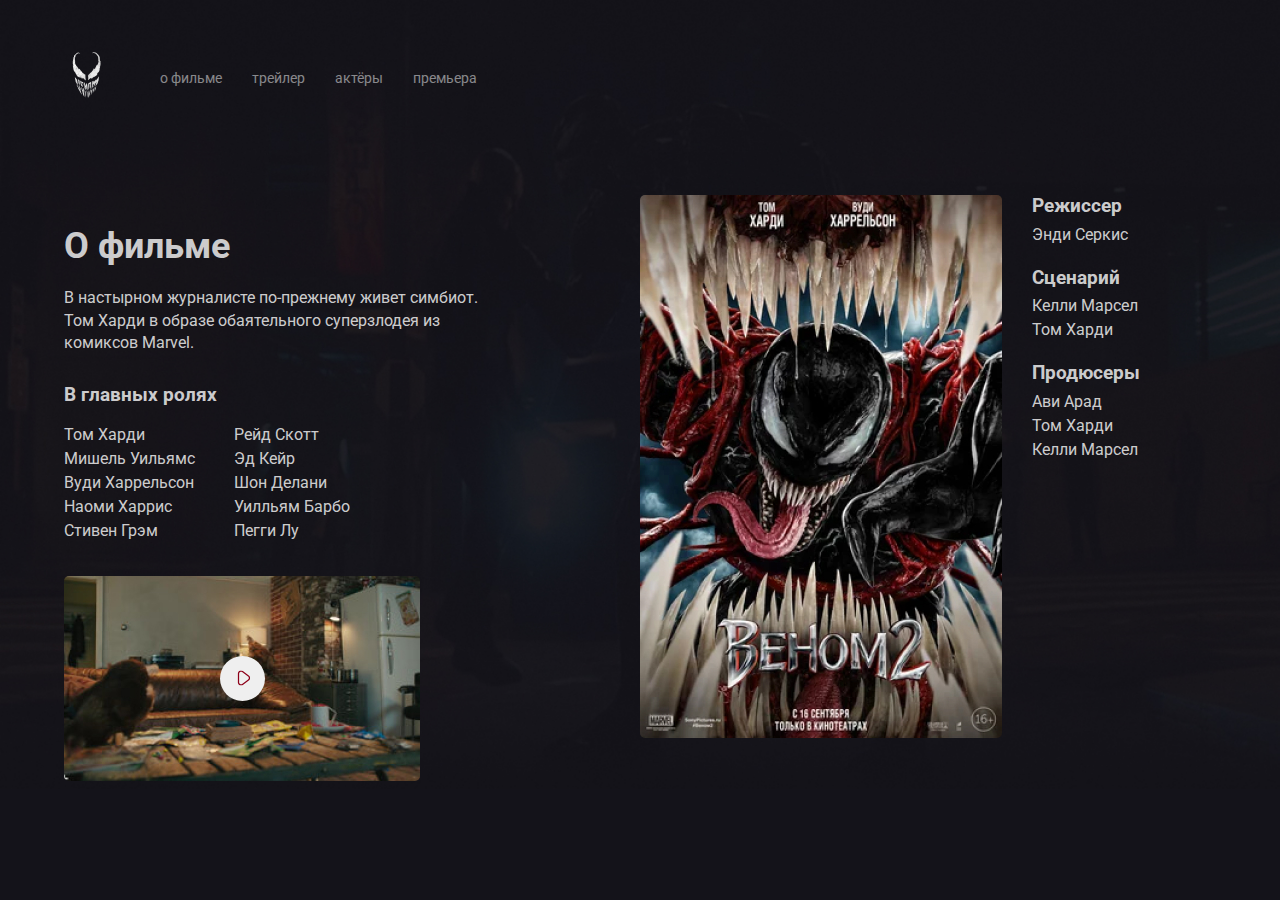
<file: about.html>
<!DOCTYPE html>
<html lang="en">

<head>
  <meta charset="UTF-8">
  <meta http-equiv="X-UA-Compatible" content="IE=edge">
  <meta name="viewport" content="width=device-width, initial-scale=1.0">
  <link rel="stylesheet" href="css/normalize.css">
  <link rel="stylesheet" href="css/style.css">
  <script src="js/main.js" defer></script>
  <link rel="shortcut icon" href="favicon.ico" type="image/x-icon">
  <link rel="preconnect" href="https://fonts.gstatic.com">
  <link href="https://fonts.googleapis.com/css2?family=Roboto:wght@400;700&display=swap" rel="stylesheet">
  <title>О фильме - Venom 2 </title>
</head>

<body class="primyri-bg">
  <div class="container">
    <header class="header">
      <a href="index.html" class="logo-link">
        <img class="logo-image" width="46" height="71" src="img/logo.png" alt="img: logo">
      </a>
      <nav class="nav">
        <button class="menu-button">
          <span class="menu-button-text">меню</span>
          <img src="img/menu.svg" alt="icon: burger menu" class="menu-button-icon">
        </button>
        <button class="menu-close">
          <span class="menu-close-text">закрыть</span>
          <img src="img/arrow.svg" alt="icon: arrow right" class="menu-close-icon">
        </button>
        <ul class="nav-menu">
          <li class="nav-menu-item">
            <a href="about.html" class="nav-menu-link">
              о фильме
            </a>
          </li>
          <li class="nav-menu-item">
            <a href="trailer.html" class="nav-menu-link">
              трейлер
            </a>
          </li>
          <li class="nav-menu-item">
            <a href="actors.html" class="nav-menu-link">
              актёры
            </a>
          </li>
          <li class="nav-menu-item">
            <a href="premier.html" class="nav-menu-link">
              премьера
            </a>
          </li>
        </ul>
      </nav>
    </header>
    <!-- /.header -->
    <div class="content">
      <div class="col">
        <h2 class="content-title">О фильме</h2>
        <p class="content-text">В настырном журналисте по-прежнему живет симбиот. Том Харди в образе обаятельного суперзлодея из комиксов Marvel.</p>
        <h3 class="content-subtitle">В главных ролях</h3>
        <ul class="list column-2">
          <li class="list-item">Том Харди</li>
          <li class="list-item">Мишель Уильямс</li>
          <li class="list-item">Вуди Харрельсон</li>
          <li class="list-item">Наоми Харрис</li>
          <li class="list-item">Стивен Грэм</li>
          <li class="list-item">Рейд Скотт</li>
          <li class="list-item">Эд Кейр</li>
          <li class="list-item">Шон Делани</li>
          <li class="list-item">Уилльям Барбо</li>
          <li class="list-item">Пегги Лу</li>
        </ul>
        <div class="trailer">
          <button class="play">
            <img src="img/play.svg" alt="icon: play" class="play-icon">
          </button>
        </div>
      </div>
      <div class="col">
        <div class="poster-wrapper">
          <img src="img/poster.jpg" alt="photo: poster venom 2" class="poster">
        <div class="creaters">
          <h3 class="content-subtitle">Режиссер</h3>
          <ul class="list">
            <li class="list-item">Энди Серкис</li>
          </ul>
          <h3 class="content-subtitle">Сценарий</h3>
          <ul class="list">
            <li class="list-item">Келли Марсел</li>
            <li class="list-item">Том Харди</li>
          </ul>
          <h3 class="content-subtitle">Продюсеры</h3>
          <ul class="list">
            <li class="list-item">Ави Арад</li>
            <li class="list-item">Том Харди</li>
            <li class="list-item">Келли Марсел</li>
          </ul>
        </div>
        </div>
      </div>
    </div>
  </div>
  <!-- /.container -->
</body>

</html>
</file>
<file: css/style.css>
body{background-color:#14131A;color:#fff;font-family:'Roboto', sans-serif}.img{max-width:100%}.container{margin:auto;width:90%}.venom{position:absolute;top:0;right:0;max-width:728px;width:50%}.header{display:-webkit-box;display:-ms-flexbox;display:flex;-webkit-box-align:center;-ms-flex-align:center;align-items:center;padding-top:40px;margin-bottom:80px}.logo-link{display:inline-block;margin-right:50px}.nav-menu{list-style:none;display:-webkit-box;display:-ms-flexbox;display:flex;padding:0}.nav-menu-item{margin-right:30px}.nav-menu-link{text-decoration:none;font-size:14px;line-height:16px;color:rgba(255,255,255,0.5)}.film-date{display:block;font-size:24px;line-height:28px;margin-bottom:2%;color:rgba(255,255,255,0.8)}.film-description{max-width:423px;margin-top:3%;font-size:16px;line-height:140%;color:rgba(255,255,255,0.8)}.film-logo{width:70%}.button-group{margin-top:5%}.button{padding:15px 30px;border:none;border-radius:5px;text-decoration:none;cursor:pointer}.button-primary{background:#FFFFFF;color:#8D0019;background-color:#fff}.button-text{margin-left:10px;font-size:14px;line-height:16px}.button-text,.button-icon{display:inline-block;vertical-align:middle}.button-link{color:#fff}.blood{background:url("../img/blood.png") no-repeat top right/70%,#14131A url("../img/background.jpg") no-repeat center/100%}.primyri-bg{background:#14131A url("../img/background.jpg") no-repeat center/100%}.content{display:-webkit-box;display:-ms-flexbox;display:flex;font-size:16px;line-height:140%;color:rgba(255,255,255,0.8)}.col{-ms-flex-preferred-size:50%;flex-basis:50%}.content-title{font-size:36px;line-height:42px;color:rgba(255,255,255,0.8);margin-bottom:20px}.content-text{margin-bottom:30px;max-width:423px}.content-subtitle{margin-bottom:15px;margin-top:0}.content .list{list-style:none;padding:0}.list-item{line-height:1.5}.column-2{-webkit-column-count:2;column-count:2;max-width:320px;-webkit-column-gap:20px;column-gap:20px}.content .trailer{width:356px;height:205px;background:url("../img/trailer-cover.jpg") no-repeat center/contain;border-radius:5px;display:-webkit-box;display:-ms-flexbox;display:flex;-webkit-box-align:center;-ms-flex-align:center;align-items:center;-webkit-box-pack:center;-ms-flex-pack:center;justify-content:center;margin-top:33px}.trailer .play{width:45px;height:45px;border-radius:50%;border:none;cursor:pointer}.trailer .play-icon{-webkit-transform:translate(1px, 2px);transform:translate(1px, 2px)}.poster{width:362px;border-radius:5px;margin-right:30px}.poster-wrapper{display:-webkit-box;display:-ms-flexbox;display:flex;-webkit-box-align:start;-ms-flex-align:start;align-items:start}.poster-wrapper .content-subtitle{margin-bottom:5px}.poster-wrapper .list{margin:0;margin-bottom:20px}.menu-button{display:none}.menu-close{display:none;opacity:0}.hide-form{-webkit-box-sizing:border-box;box-sizing:border-box;position:fixed;bottom:-100vh;right:60px;width:320px;max-height:100vh;overflow-y:auto;-webkit-transition:bottom 0.5s linear;transition:bottom 0.5s linear}.hide-form-active{bottom:0 !important}.hide-form a{color:inherit;font-style:italic}.order-trigger{width:150px;height:30px;display:block;margin-left:auto;background-color:#B30303;color:#EFE8F4;cursor:pointer;padding:0 15px;border-top-left-radius:15px;border-top-right-radius:15px}.order-trigger:hover{background-color:#4081AF}.order-ticket{background-color:#14131a;padding:30px}.order-ticket__form-wrapper{display:-webkit-box;display:-ms-flexbox;display:flex;-webkit-box-orient:vertical;-webkit-box-direction:normal;-ms-flex-direction:column;flex-direction:column;margin:0 auto}.order-ticket__description{margin-bottom:15px}.order-ticket__label{position:relative;padding-top:10px;margin-bottom:15px}.order-ticket__label-text{position:absolute;padding:0 5px;left:10px;top:15px;background-color:#14131a;-webkit-transition:top 0.2s linear, border-color 0.5s linear;transition:top 0.2s linear, border-color 0.5s linear;border-left:1px solid transparent;border-right:1px solid transparent;border-top:1px solid transparent;border-bottom-left-radius:10px;border-bottom-right-radius:10px}.order-ticket__input{display:block;width:100%;height:35px;background-color:transparent;border:1px solid #EFE8F4;color:#EFE8F4}.order-ticket__label-focus .order-ticket__label-text,.order-ticket__input:focus+.order-ticket__label-text,.order-ticket__input:active+.order-ticket__label-text{top:0;border-color:#4081AF}.order-ticket__label-focus .order-ticket__input,.order-ticket__input:active,.order-ticket__input:focus{border-color:#4081AF;outline:none}.order-ticket__preloader-wrapper{display:none}.order-ticket__thanks-wrapper{display:none}@media (max-width: 1024px){.content{-webkit-box-orient:vertical;-webkit-box-direction:normal;-ms-flex-direction:column;flex-direction:column;padding-bottom:5%}.col{margin-bottom:5%}.header{margin-bottom:4%}.film{margin-top:20%}}@media (max-width: 768px){.blood{background:#14131A}.venom{top:10%;right:-7%}}@media (max-width: 576px){.venom{top:20%;width:30%}.nav-menu{position:fixed;left:0;top:0;width:100%;height:100%;background-color:#fff;z-index:9;margin:0;display:-webkit-box;display:-ms-flexbox;display:flex;-webkit-box-align:center;-ms-flex-align:center;align-items:center;-webkit-box-pack:center;-ms-flex-pack:center;justify-content:center;-webkit-box-orient:vertical;-webkit-box-direction:normal;-ms-flex-direction:column;flex-direction:column;-webkit-transform:translateX(100%);transform:translateX(100%);-webkit-transition:-webkit-transform 0.2s;transition:-webkit-transform 0.2s;transition:transform 0.2s;transition:transform 0.2s, -webkit-transform 0.2s}.nav-menu-item{margin-bottom:2%;margin-top:2%;margin-right:0}.menu-close{position:fixed;right:25px;top:65px;display:-webkit-box;display:-ms-flexbox;display:flex;-webkit-box-align:center;-ms-flex-align:center;align-items:center;z-index:10;border:none;background-color:#fff;cursor:pointer;-webkit-transform:translateX(300%);transform:translateX(300%);-webkit-transition:-webkit-transform 0.2s;transition:-webkit-transform 0.2s;transition:transform 0.2s;transition:transform 0.2s, -webkit-transform 0.2s;-webkit-transition-delay:0.4s;transition-delay:0.4s}.is-active{-webkit-transform:translateX(0);transform:translateX(0);opacity:1}.menu-close-text{margin-right:10px}.nav-menu-link{color:#14131A}.nav{margin-left:auto}.menu-button{display:-webkit-box;display:-ms-flexbox;display:flex;-webkit-box-align:center;-ms-flex-align:center;align-items:center;-webkit-box-pack:center;-ms-flex-pack:center;justify-content:center;padding:10px;border:none;background-color:#14131A;cursor:pointer;color:#fff}.menu-button-text{margin-right:10px}.button-group{display:-webkit-box;display:-ms-flexbox;display:flex;-webkit-box-align:center;-ms-flex-align:center;align-items:center;-webkit-box-pack:center;-ms-flex-pack:center;justify-content:center;-webkit-box-orient:vertical;-webkit-box-direction:normal;-ms-flex-direction:column;flex-direction:column}.film-text{text-align:center}.column-2{-webkit-column-count:1;column-count:1}.poster-wrapper{-webkit-box-orient:vertical;-webkit-box-direction:normal;-ms-flex-direction:column;flex-direction:column}.creaters{margin-top:5%}.content .trailer{max-width:350px;width:100%}.poster{margin-right:0;width:100%}}
/*# sourceMappingURL=style.css.map */
</file>
